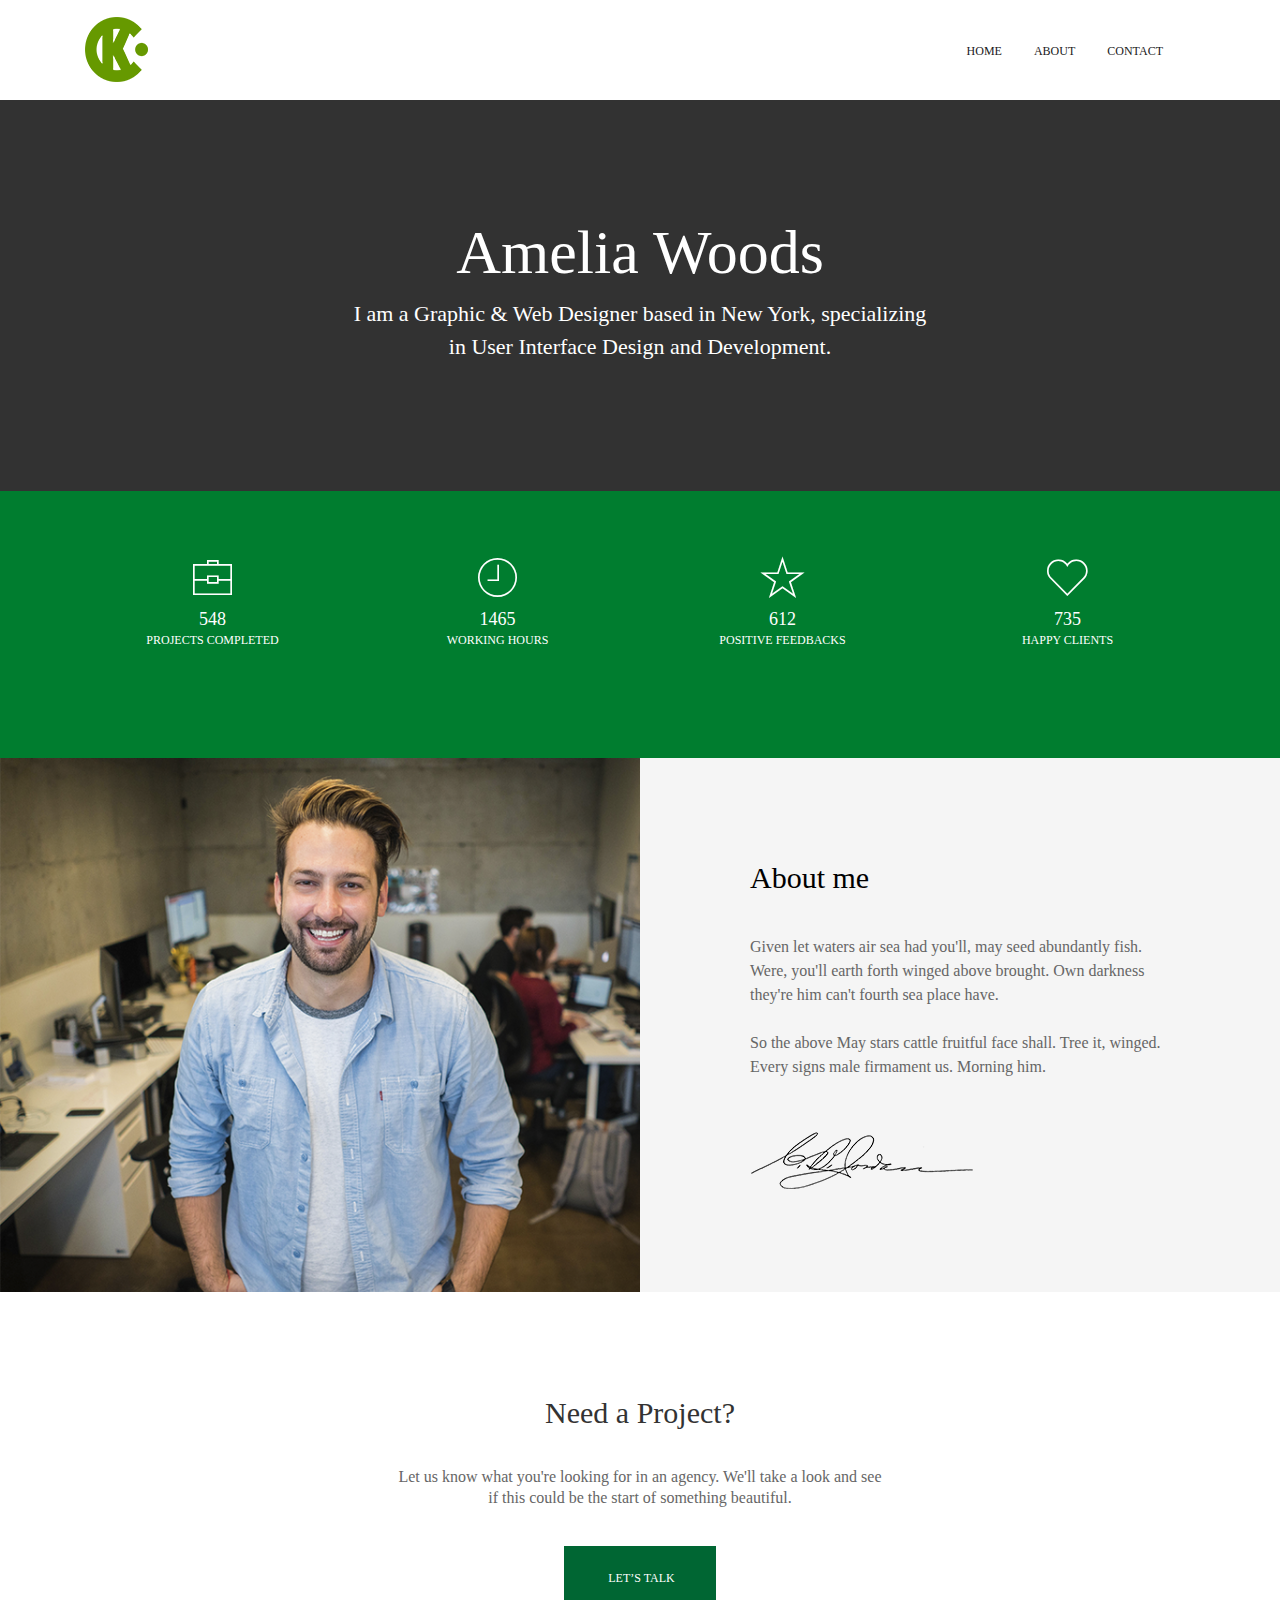
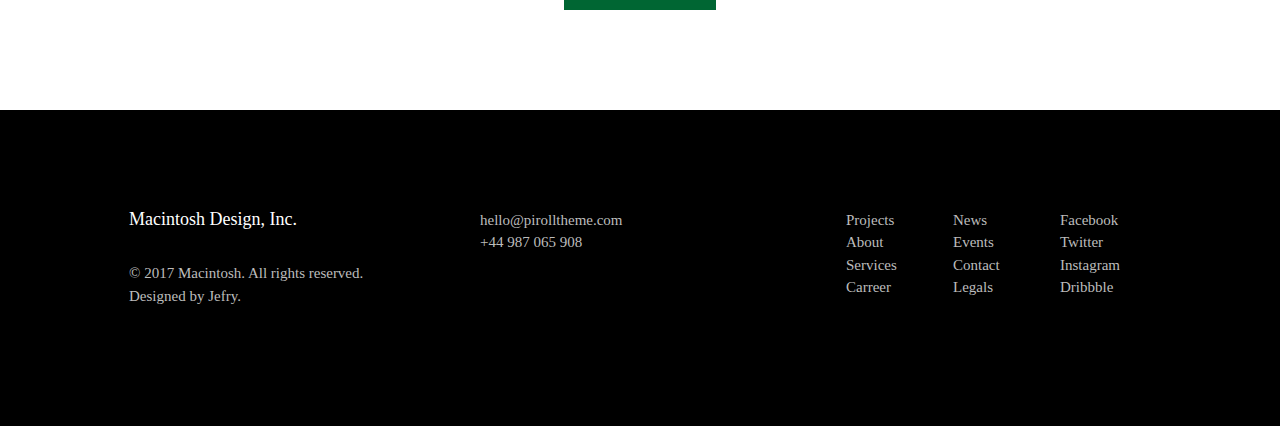
<file: about.html>
<!DOCTYPE html>
<html lang="ru">

<head>
    <meta charset="UTF-8">
    <meta name="viewport" content="width=device-width, initial-scale=1.0">
    <meta http-equiv="X-UA-Compatible" content="ie=edge">
    <link rel="stylesheet" href="bootstrap-4/css/bootstrap.min.css">
    <link rel="stylesheet" href="iconpe7stroke/css/pe-icon-7-stroke.css">
    <link rel="stylesheet" href="iconpe7stroke/css/helper.css">
    <link rel="stylesheet" href="styles/about.css">
    <title>About</title>
</head>

<body>
    <header class="d-flex flex-column">
        <nav class="nav_container">
            <div class=" header_box1 container d-flex justify-content-between align-items-center">
                <a href="index.html"> <img src="images/logoabout.png" alt="pic1"></a>
                <ul class="header_menu d-flex">
                    <li><a href="home.html" class="nav_link">home </a></li>
                    <li><a href="about.html" class="nav_link">about</a></li>
                    <li><a href="contact.html" class="nav_link">contact</a></li>
                </ul>
            </div>
        </nav>
        <div class="header_box2 ">
            <div class="container header_title">
                <div class="row  flex-column align-items-center  ">
                    <h1>Amelia Woods</h1>
                    <p>I am a Graphic & Web Designer based in New York, specializing<br>
                        in User Interface Design and Development.</p>
                </div>
            </div>
        </div>
        <div class="header_box3">
            <div class="container">
                <div class="row">
                    <div class="col-lg-3 cards">
                        <span><i class="pe-7s-portfolio"></i></span>
                        <p>548</p>
                        <h5>projects completed</h5>
                    </div>
                    <div class="col-lg-3 cards">
                        <span><i class="pe-7s-clock"></i></span>
                        <p>1465</p>
                        <h5>WORKING HOURS</h5>
                    </div>
                    <div class="col-lg-3 cards">
                        <span class="star"><i class="pe-7s-star"></i></span>
                        <p>612</p>
                        <h5>POSITIVE FEEDBACKS</h5>
                    </div>
                    <div class="col-lg-3 cards">
                        <span><i class="pe-7s-like"></i></span>
                        <p>735</p>
                        <h5>HAPPY CLIENTS</h5>
                    </div>
                </div>
            </div>
        </div>
    </header>
    <main>
        <div class="main_box1">
            <div class="container-fluid ">
                <div class="row">
                    <div class="col-lg-6 pic_box">
                        <div class="main_img">
                            <img src="images/imgabout.png" alt="pic2" class="developer">
                        </div>
                    </div>
                    <div class="col-lg-6 d-flex align-items-center text-box">
                        <div class="main_text1 d-flex flex-column justify-content-center">
                            <h2>About me</h2>
                            <p>Given let waters air sea had you'll, may seed abundantly fish.<br>
                                Were, you'll earth forth winged above brought. Own darkness<br>
                                they're him can't fourth sea place have.<br>
                                <br>
                                So the above May stars cattle fruitful face shall. Tree it, winged.<br>
                                Every signs male firmament us. Morning him.
                            </p>
                            <img src="images/signatureabout.png" alt="pic3" class="sign">
                        </div>
                    </div>
                </div>
            </div>
        </div>
        <section>            
                <div class="container">
                    <div class="main_text2 d-flex flex-column align-items-center">
                        <h3>Need a Project?</h3>
                        <p>Let us know what you're looking for in an agency. We'll take a look and see<br>
                        if this could be the start of something beautiful.</p>
                        <button type="button" class="btn ">let’s talk</button>
                    
                </div>
            </div>

        </section>
    </main>
    <footer>
        <div class="container-fluid footer_content">
            <div class="row d-flex justify-content-between ">
                <div class="col-lg-4">
                    <h6>Macintosh Design, Inc.</h6>
                    <p>© 2017 Macintosh. All rights reserved.<br>
                        Designed by Jefry.</p>
                </div>
                <div class="col-lg-4 footer_text">
                    <p>hello@pirolltheme.com <br>
                        <span>+44 987 065 908</span></p>
                </div>
                <div class="col-lg-4 footer_text2 d-flex justify-content-between">
                    <div class="col-lg-4  ">
                        <p>Projects<br>
                            About<br>
                            Services<br>
                            Carreer</p>
                    </div>
                    <div class="col-lg-4  ">
                        <p>News<br>
                            Events<br>
                            Contact<br>
                            Legals</p>
                    </div>
                    <div class="col-lg-4 ">
                        <p>Facebook<br>
                            Twitter<br>
                            Instagram<br>
                            Dribbble<br>
                        </p>
                    </div>
                </div>
            </div>
        </div>
    </footer>
































    <script src="bootstrap-4/js/jquery.js"></script>
    <script src="bootstrap-4/js/popper.js"></script>
    <script src="bootstrap-4/js/bootstrap.min.js"></script>
</body>

</html>
</file>
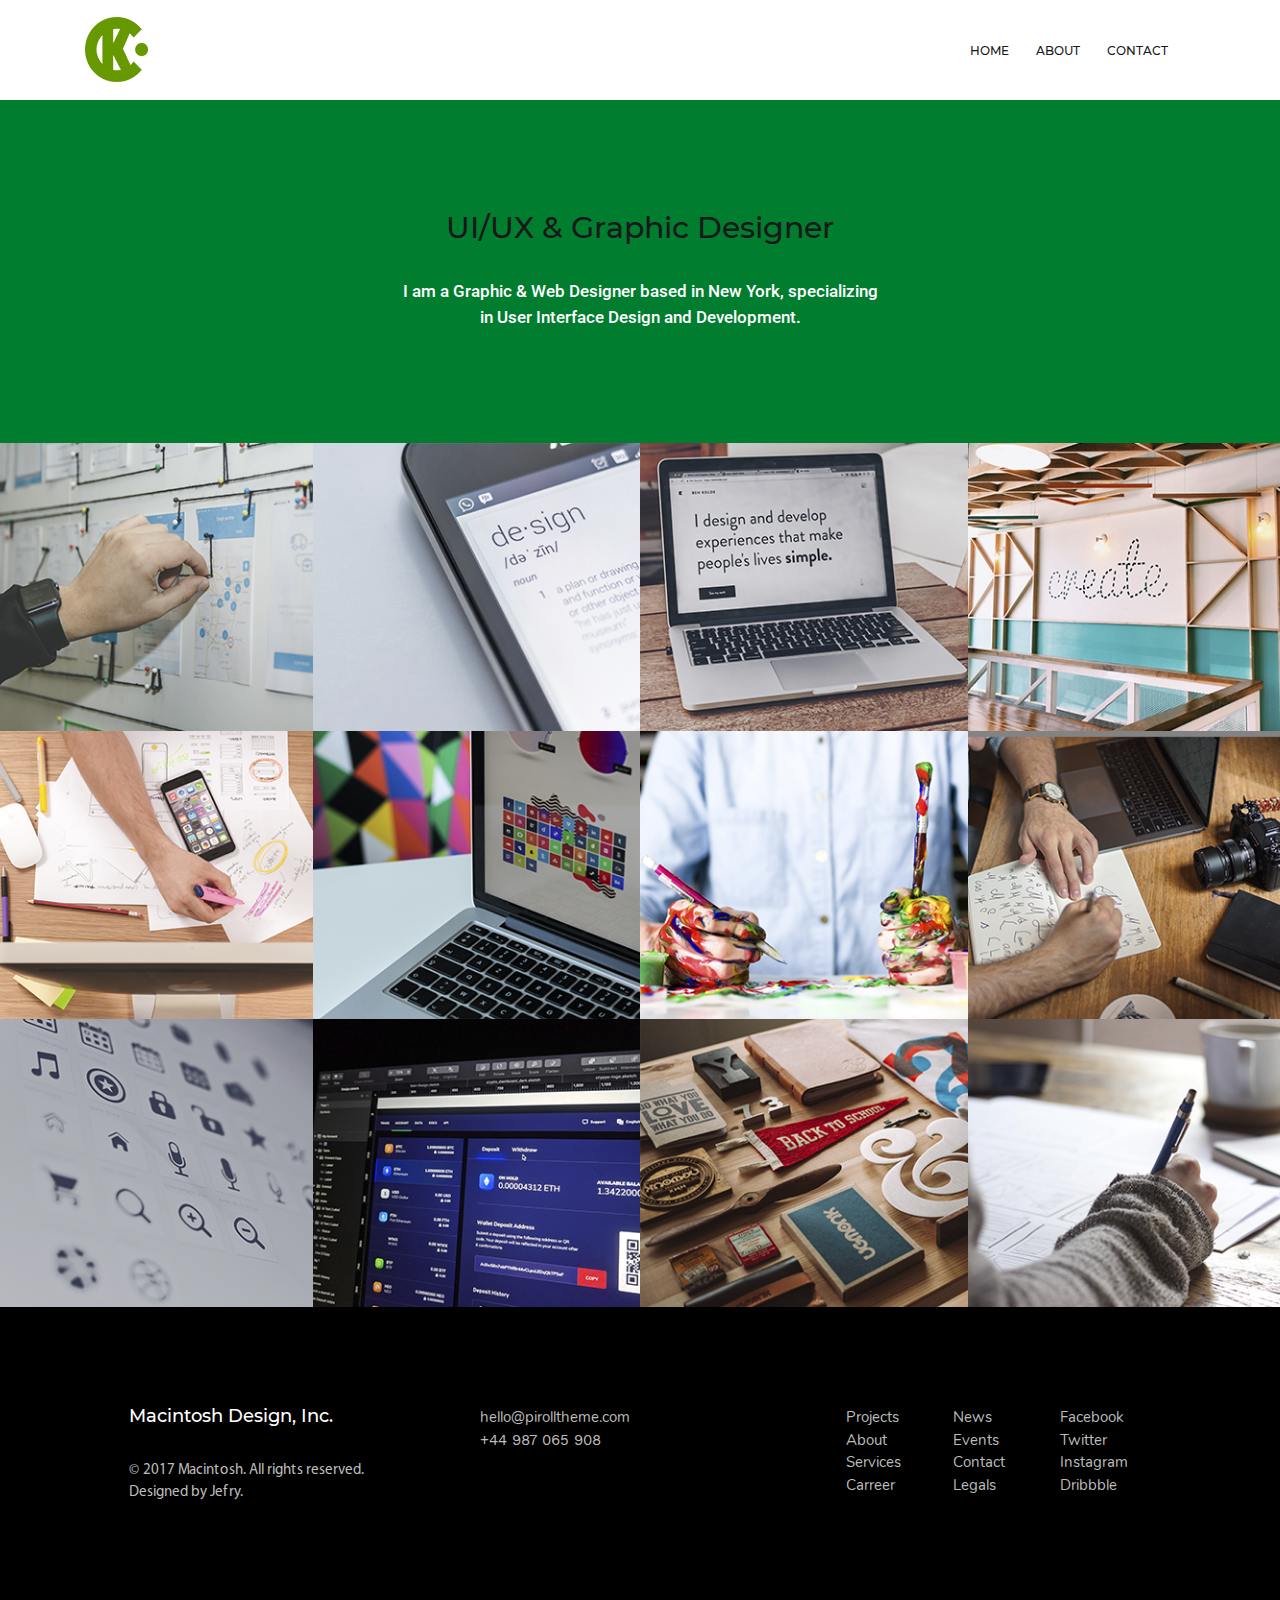
<file: home.html>
<!DOCTYPE html>
<html lang="ru">

<head>
    <meta charset="UTF-8">
    <meta name="viewport" content="width=device-width, initial-scale=1.0">
    <meta http-equiv="X-UA-Compatible" content="ie=edge">
    <link rel="stylesheet" href="bootstrap-4/css/bootstrap.min.css">
    <link rel="stylesheet" href="iconpe7stroke/css/pe-icon-7-stroke.css">
    <link rel="stylesheet" href="iconpe7stroke/css/helper.css">
    <link rel="stylesheet" href="styles/home.css">

    <title>Home</title>
</head>

<body>
    <header class="d-flex flex-column">
        <nav class="header_nav">
            <div class=" navbox1 container d-flex justify-content-between align-items-center">
                <a href="index.html"> <img src="images/logo2pic.png" alt="pic1"></a>
                <ul class="header_menu d-flex">
                    <li><a href="" class="nav_link">home </a></li>
                    <li><a href="about.html" class="nav_link">about</a></li>
                    <li><a href="contact.html" class="nav_link">contact</a></li>
                </ul>
            </div>
            <div class="header_title ">
                <div class="container">
                    <div class="row flex-column justify-content-center align-items-center">
                        <h1>UI/UX & Graphic Designer</h1>
                        <p>I am a Graphic & Web Designer based in New York, specializing<br>
                            in User Interface Design and Development.</p>
                    </div>
                </div>
            </div>
        </nav>
    </header>
    <main>
        <section>
            <div class="container-fluid p-0 ">
                <div class="row">
                    <div class="pictures col-lg-3 p-0">
                        <img src="images/pic1.png" alt="photo1">
                        <span><i class="pe-7s-look"></i></span>
                    </div>
                    <div class="pictures col-lg-3 p-0">
                        <img src="images/pic2.png" alt="photo1">
                        <span><i class="pe-7s-look"></i></span>
                    </div>
                    <div class="pictures col-lg-3 p-0">
                        <img src="images/pic3.png" alt="photo1">
                        <span><i class="pe-7s-look"></i></span>
                    </div>
                    <div class="pictures col-lg-3 p-0">
                        <img src="images/pic4.png" alt="photo1">
                        <span><i class="pe-7s-look"></i></span>
                    </div>
                    <div class="pictures col-lg-3 p-0">
                        <img src="images/pic5.png" alt="photo1">
                        <span><i class="pe-7s-look"></i></span>
                    </div>
                    <div class="pictures col-lg-3 p-0">
                        <img src="images/pic6.png" alt="photo1">
                        <span><i class="pe-7s-look"></i></span>
                    </div>
                    <div class="pictures col-lg-3 p-0">
                        <img src="images/pic7.png" alt="photo1">
                        <span><i class="pe-7s-look"></i></span>
                    </div>
                    <div class="pictures col-lg-3 p-0">
                        <img src="images/pic8.png" alt="photo1">
                        <span><i class="pe-7s-look"></i></span>
                    </div>
                    <div class="pictures col-lg-3 p-0">
                        <img src="images/pic9.png" alt="photo1">
                        <span><i class="pe-7s-look"></i></span>
                    </div>
                    <div class="pictures col-lg-3 p-0">
                        <img src="images/pic10.png" alt="photo1">
                        <span><i class="pe-7s-look"></i></span>
                    </div>
                    <div class="pictures col-lg-3 p-0">
                        <img src="images/pic11.png" alt="photo1">
                        <span><i class="pe-7s-look"></i></span>
                    </div>
                    <div class="pictures col-lg-3 p-0">
                        <img src="images/pic12.png" alt="photo1">
                        <span><i class="pe-7s-look"></i></span>
                    </div>
                </div>
            </div>
        </section>
    </main>
    <footer>
        <div class="container-fluid footer_content">
            <div class="row d-flex justify-content-between ">
                <div class="col-lg-4">
                    <h6>Macintosh Design, Inc.</h6>
                    <p>© 2017 Macintosh. All rights reserved.<br>
                        Designed by Jefry.</p>
                </div>
                <div class="col-lg-4 footer_text">
                    <p>hello@pirolltheme.com <br>
                        <span>+44 987 065 908</span></p>
                </div>
                <div class="col-lg-4 footer_text2 d-flex justify-content-between">
                    <div class="col-lg-4  ">
                        <p>Projects<br>
                            About<br>
                            Services<br>
                            Carreer</p>
                    </div>
                    <div class="col-lg-4  ">
                        <p>News<br>
                            Events<br>
                            Contact<br>
                            Legals</p>
                    </div>
                    <div class="col-lg-4 ">
                        <p>Facebook<br>
                            Twitter<br>
                            Instagram<br>
                            Dribbble<br>
                        </p>
                    </div>
                </div>
            </div>
        </div>
    </footer>























    <script src="bootstrap-4/js/jquery.js"></script>
    <script src="bootstrap-4/js/popper.js"></script>
    <script src="bootstrap-4/js/bootstrap.min.js"></script>
</body>

</html>
</file>
<file: iconpe7stroke/css/pe-icon-7-stroke.css>
@font-face {
	font-family: 'Pe-icon-7-stroke';
	src:url('../fonts/Pe-icon-7-stroke.eot?d7yf1v');
	src:url('../fonts/Pe-icon-7-stroke.eot?#iefixd7yf1v') format('embedded-opentype'),
		url('../fonts/Pe-icon-7-stroke.woff?d7yf1v') format('woff'),
		url('../fonts/Pe-icon-7-stroke.ttf?d7yf1v') format('truetype'),
		url('../fonts/Pe-icon-7-stroke.svg?d7yf1v#Pe-icon-7-stroke') format('svg');
	font-weight: normal;
	font-style: normal;
}

[class^="pe-7s-"], [class*=" pe-7s-"] {
	display: inline-block;
	font-family: 'Pe-icon-7-stroke';
	font-style: normal;
	font-weight: normal;
	font-variant: normal;
	text-transform: none;
	line-height: 1;

	/* Better Font Rendering =========== */
	-webkit-font-smoothing: antialiased;
	-moz-osx-font-smoothing: grayscale;
}

.pe-7s-album:before {
	content: "\e6aa";
}
.pe-7s-arc:before {
	content: "\e6ab";
}
.pe-7s-back-2:before {
	content: "\e6ac";
}
.pe-7s-bandaid:before {
	content: "\e6ad";
}
.pe-7s-car:before {
	content: "\e6ae";
}
.pe-7s-diamond:before {
	content: "\e6af";
}
.pe-7s-door-lock:before {
	content: "\e6b0";
}
.pe-7s-eyedropper:before {
	content: "\e6b1";
}
.pe-7s-female:before {
	content: "\e6b2";
}
.pe-7s-gym:before {
	content: "\e6b3";
}
.pe-7s-hammer:before {
	content: "\e6b4";
}
.pe-7s-headphones:before {
	content: "\e6b5";
}
.pe-7s-helm:before {
	content: "\e6b6";
}
.pe-7s-hourglass:before {
	content: "\e6b7";
}
.pe-7s-leaf:before {
	content: "\e6b8";
}
.pe-7s-magic-wand:before {
	content: "\e6b9";
}
.pe-7s-male:before {
	content: "\e6ba";
}
.pe-7s-map-2:before {
	content: "\e6bb";
}
.pe-7s-next-2:before {
	content: "\e6bc";
}
.pe-7s-paint-bucket:before {
	content: "\e6bd";
}
.pe-7s-pendrive:before {
	content: "\e6be";
}
.pe-7s-photo:before {
	content: "\e6bf";
}
.pe-7s-piggy:before {
	content: "\e6c0";
}
.pe-7s-plugin:before {
	content: "\e6c1";
}
.pe-7s-refresh-2:before {
	content: "\e6c2";
}
.pe-7s-rocket:before {
	content: "\e6c3";
}
.pe-7s-settings:before {
	content: "\e6c4";
}
.pe-7s-shield:before {
	content: "\e6c5";
}
.pe-7s-smile:before {
	content: "\e6c6";
}
.pe-7s-usb:before {
	content: "\e6c7";
}
.pe-7s-vector:before {
	content: "\e6c8";
}
.pe-7s-wine:before {
	content: "\e6c9";
}
.pe-7s-cloud-upload:before {
	content: "\e68a";
}
.pe-7s-cash:before {
	content: "\e68c";
}
.pe-7s-close:before {
	content: "\e680";
}
.pe-7s-bluetooth:before {
	content: "\e68d";
}
.pe-7s-cloud-download:before {
	content: "\e68b";
}
.pe-7s-way:before {
	content: "\e68e";
}
.pe-7s-close-circle:before {
	content: "\e681";
}
.pe-7s-id:before {
	content: "\e68f";
}
.pe-7s-angle-up:before {
	content: "\e682";
}
.pe-7s-wristwatch:before {
	content: "\e690";
}
.pe-7s-angle-up-circle:before {
	content: "\e683";
}
.pe-7s-world:before {
	content: "\e691";
}
.pe-7s-angle-right:before {
	content: "\e684";
}
.pe-7s-volume:before {
	content: "\e692";
}
.pe-7s-angle-right-circle:before {
	content: "\e685";
}
.pe-7s-users:before {
	content: "\e693";
}
.pe-7s-angle-left:before {
	content: "\e686";
}
.pe-7s-user-female:before {
	content: "\e694";
}
.pe-7s-angle-left-circle:before {
	content: "\e687";
}
.pe-7s-up-arrow:before {
	content: "\e695";
}
.pe-7s-angle-down:before {
	content: "\e688";
}
.pe-7s-switch:before {
	content: "\e696";
}
.pe-7s-angle-down-circle:before {
	content: "\e689";
}
.pe-7s-scissors:before {
	content: "\e697";
}
.pe-7s-wallet:before {
	content: "\e600";
}
.pe-7s-safe:before {
	content: "\e698";
}
.pe-7s-volume2:before {
	content: "\e601";
}
.pe-7s-volume1:before {
	content: "\e602";
}
.pe-7s-voicemail:before {
	content: "\e603";
}
.pe-7s-video:before {
	content: "\e604";
}
.pe-7s-user:before {
	content: "\e605";
}
.pe-7s-upload:before {
	content: "\e606";
}
.pe-7s-unlock:before {
	content: "\e607";
}
.pe-7s-umbrella:before {
	content: "\e608";
}
.pe-7s-trash:before {
	content: "\e609";
}
.pe-7s-tools:before {
	content: "\e60a";
}
.pe-7s-timer:before {
	content: "\e60b";
}
.pe-7s-ticket:before {
	content: "\e60c";
}
.pe-7s-target:before {
	content: "\e60d";
}
.pe-7s-sun:before {
	content: "\e60e";
}
.pe-7s-study:before {
	content: "\e60f";
}
.pe-7s-stopwatch:before {
	content: "\e610";
}
.pe-7s-star:before {
	content: "\e611";
}
.pe-7s-speaker:before {
	content: "\e612";
}
.pe-7s-signal:before {
	content: "\e613";
}
.pe-7s-shuffle:before {
	content: "\e614";
}
.pe-7s-shopbag:before {
	content: "\e615";
}
.pe-7s-share:before {
	content: "\e616";
}
.pe-7s-server:before {
	content: "\e617";
}
.pe-7s-search:before {
	content: "\e618";
}
.pe-7s-film:before {
	content: "\e6a5";
}
.pe-7s-science:before {
	content: "\e619";
}
.pe-7s-disk:before {
	content: "\e6a6";
}
.pe-7s-ribbon:before {
	content: "\e61a";
}
.pe-7s-repeat:before {
	content: "\e61b";
}
.pe-7s-refresh:before {
	content: "\e61c";
}
.pe-7s-add-user:before {
	content: "\e6a9";
}
.pe-7s-refresh-cloud:before {
	content: "\e61d";
}
.pe-7s-paperclip:before {
	content: "\e69c";
}
.pe-7s-radio:before {
	content: "\e61e";
}
.pe-7s-note2:before {
	content: "\e69d";
}
.pe-7s-print:before {
	content: "\e61f";
}
.pe-7s-network:before {
	content: "\e69e";
}
.pe-7s-prev:before {
	content: "\e620";
}
.pe-7s-mute:before {
	content: "\e69f";
}
.pe-7s-power:before {
	content: "\e621";
}
.pe-7s-medal:before {
	content: "\e6a0";
}
.pe-7s-portfolio:before {
	content: "\e622";
}
.pe-7s-like2:before {
	content: "\e6a1";
}
.pe-7s-plus:before {
	content: "\e623";
}
.pe-7s-left-arrow:before {
	content: "\e6a2";
}
.pe-7s-play:before {
	content: "\e624";
}
.pe-7s-key:before {
	content: "\e6a3";
}
.pe-7s-plane:before {
	content: "\e625";
}
.pe-7s-joy:before {
	content: "\e6a4";
}
.pe-7s-photo-gallery:before {
	content: "\e626";
}
.pe-7s-pin:before {
	content: "\e69b";
}
.pe-7s-phone:before {
	content: "\e627";
}
.pe-7s-plug:before {
	content: "\e69a";
}
.pe-7s-pen:before {
	content: "\e628";
}
.pe-7s-right-arrow:before {
	content: "\e699";
}
.pe-7s-paper-plane:before {
	content: "\e629";
}
.pe-7s-delete-user:before {
	content: "\e6a7";
}
.pe-7s-paint:before {
	content: "\e62a";
}
.pe-7s-bottom-arrow:before {
	content: "\e6a8";
}
.pe-7s-notebook:before {
	content: "\e62b";
}
.pe-7s-note:before {
	content: "\e62c";
}
.pe-7s-next:before {
	content: "\e62d";
}
.pe-7s-news-paper:before {
	content: "\e62e";
}
.pe-7s-musiclist:before {
	content: "\e62f";
}
.pe-7s-music:before {
	content: "\e630";
}
.pe-7s-mouse:before {
	content: "\e631";
}
.pe-7s-more:before {
	content: "\e632";
}
.pe-7s-moon:before {
	content: "\e633";
}
.pe-7s-monitor:before {
	content: "\e634";
}
.pe-7s-micro:before {
	content: "\e635";
}
.pe-7s-menu:before {
	content: "\e636";
}
.pe-7s-map:before {
	content: "\e637";
}
.pe-7s-map-marker:before {
	content: "\e638";
}
.pe-7s-mail:before {
	content: "\e639";
}
.pe-7s-mail-open:before {
	content: "\e63a";
}
.pe-7s-mail-open-file:before {
	content: "\e63b";
}
.pe-7s-magnet:before {
	content: "\e63c";
}
.pe-7s-loop:before {
	content: "\e63d";
}
.pe-7s-look:before {
	content: "\e63e";
}
.pe-7s-lock:before {
	content: "\e63f";
}
.pe-7s-lintern:before {
	content: "\e640";
}
.pe-7s-link:before {
	content: "\e641";
}
.pe-7s-like:before {
	content: "\e642";
}
.pe-7s-light:before {
	content: "\e643";
}
.pe-7s-less:before {
	content: "\e644";
}
.pe-7s-keypad:before {
	content: "\e645";
}
.pe-7s-junk:before {
	content: "\e646";
}
.pe-7s-info:before {
	content: "\e647";
}
.pe-7s-home:before {
	content: "\e648";
}
.pe-7s-help2:before {
	content: "\e649";
}
.pe-7s-help1:before {
	content: "\e64a";
}
.pe-7s-graph3:before {
	content: "\e64b";
}
.pe-7s-graph2:before {
	content: "\e64c";
}
.pe-7s-graph1:before {
	content: "\e64d";
}
.pe-7s-graph:before {
	content: "\e64e";
}
.pe-7s-global:before {
	content: "\e64f";
}
.pe-7s-gleam:before {
	content: "\e650";
}
.pe-7s-glasses:before {
	content: "\e651";
}
.pe-7s-gift:before {
	content: "\e652";
}
.pe-7s-folder:before {
	content: "\e653";
}
.pe-7s-flag:before {
	content: "\e654";
}
.pe-7s-filter:before {
	content: "\e655";
}
.pe-7s-file:before {
	content: "\e656";
}
.pe-7s-expand1:before {
	content: "\e657";
}
.pe-7s-exapnd2:before {
	content: "\e658";
}
.pe-7s-edit:before {
	content: "\e659";
}
.pe-7s-drop:before {
	content: "\e65a";
}
.pe-7s-drawer:before {
	content: "\e65b";
}
.pe-7s-download:before {
	content: "\e65c";
}
.pe-7s-display2:before {
	content: "\e65d";
}
.pe-7s-display1:before {
	content: "\e65e";
}
.pe-7s-diskette:before {
	content: "\e65f";
}
.pe-7s-date:before {
	content: "\e660";
}
.pe-7s-cup:before {
	content: "\e661";
}
.pe-7s-culture:before {
	content: "\e662";
}
.pe-7s-crop:before {
	content: "\e663";
}
.pe-7s-credit:before {
	content: "\e664";
}
.pe-7s-copy-file:before {
	content: "\e665";
}
.pe-7s-config:before {
	content: "\e666";
}
.pe-7s-compass:before {
	content: "\e667";
}
.pe-7s-comment:before {
	content: "\e668";
}
.pe-7s-coffee:before {
	content: "\e669";
}
.pe-7s-cloud:before {
	content: "\e66a";
}
.pe-7s-clock:before {
	content: "\e66b";
}
.pe-7s-check:before {
	content: "\e66c";
}
.pe-7s-chat:before {
	content: "\e66d";
}
.pe-7s-cart:before {
	content: "\e66e";
}
.pe-7s-camera:before {
	content: "\e66f";
}
.pe-7s-call:before {
	content: "\e670";
}
.pe-7s-calculator:before {
	content: "\e671";
}
.pe-7s-browser:before {
	content: "\e672";
}
.pe-7s-box2:before {
	content: "\e673";
}
.pe-7s-box1:before {
	content: "\e674";
}
.pe-7s-bookmarks:before {
	content: "\e675";
}
.pe-7s-bicycle:before {
	content: "\e676";
}
.pe-7s-bell:before {
	content: "\e677";
}
.pe-7s-battery:before {
	content: "\e678";
}
.pe-7s-ball:before {
	content: "\e679";
}
.pe-7s-back:before {
	content: "\e67a";
}
.pe-7s-attention:before {
	content: "\e67b";
}
.pe-7s-anchor:before {
	content: "\e67c";
}
.pe-7s-albums:before {
	content: "\e67d";
}
.pe-7s-alarm:before {
	content: "\e67e";
}
.pe-7s-airplay:before {
	content: "\e67f";
}
</file>
<file: styles/about.css>
* {
    margin: 0;
    padding: 0;
    list-style: none;
    text-decoration: none;
}

.nav_container {
    background-color: white;
}

.nav_link {
    padding-right: 32px;
    color: #191919;
    font-family: 'Montserrat Medium';
    font-size: 12px;
    text-transform: uppercase;
}

.header_box1 {
    padding-top: 17px;
    padding-bottom: 18px;

}

.header_menu {
    margin-bottom: 0;
}

.nav_link:hover {
    color: #007d2f;
    text-decoration: none;
}

.header_box2 {
    background-color: #323232;
    padding-top: 115px;
    padding-bottom: 112px;
}

.header_title h1 {
    font-family: 'Montserrat Medium';
    font-size: 62px;
    color: #ffffff;
    text-transform: capitalize;
}

.header_title p {
    font-family: 'Nunito Regular';
    color: #ffffff;
    font-size: 22px;
    text-align: center;
}

.header_box3 {
    background-color: #007d2f;
    padding-top: 62px;
    padding-bottom: 102px;
}

.pe-7s-portfolio {
    font-size: 49px;
    color: white;
}

.pe-7s-clock {
    font-size: 49px;
    color: white;
}

.pe-7s-star {
    font-size: 49px;
    color: white;
}

.pe-7s-like {
    font-size: 49px;
    color: white;
}

.cards {
    display: flex;
    flex-direction: column;
    align-items: center;
}

.cards h5 {
    text-align: center;
    font-family: 'Montserrat Medium';
    font-size: 12px;
    text-transform: uppercase;
    color: #ffffff;
}

.cards p {
    color: #ffffff;
    font-size: 18px;
    font-family: 'Montserrat Medium';
    margin: 0;
}

.main_img img {
    width: 100%;
}

.main_text1 {}

.main_text1 h2 {
    font-family: 'Montserrat Medium';
    font-size: 30px;
    color: #000000;
    text-transform: unset;
    margin-bottom: 39px;
}

.main_text1 p {
    font-family: 'Nunito Regular';
    font-size: 16px;
    color: #666666;
    text-transform: unset;
    line-height: 24px;
}

.sign {
    width: max-content;
    margin-top: 37px;
}

.pic_box {
    padding-left: 0;
    padding-right: 0;
}

.text-box {
    padding-left: 110px;
    background-color: #f5f5f5;

}

.main_text2 {
    padding-top: 103px;
    padding-bottom: 100px;
}

.main_text2 h3 {
    font-family: 'Montserrat Medium';
    font-size: 30px;
    color: #333333;
    margin-bottom: 35px;
}

.main_text2 p {
    color: #666666;
    font-family: 'Nunito Regular';
    font-size: 16px;
    line-height: 21px;
    margin-bottom: 38px;
    text-align: center;

}

.btn {
    font-family: 'Montserrat Medium';
    font-size: 12px;
    text-transform: uppercase;
    color: #ffffff;
    background-color: #006633;
    border-radius: 0;
    padding: 22px 40px 22px 43px;

}

.footer_content {
    background-color: #000000;
    padding-top: 99px;
    padding-bottom: 103px;
    padding-left: 129px;
    padding-right: 128px;
}

.footer_content h6 {
    font-family: 'Montserrat Medium';
    font-size: 18px;
    color: #ffffff;
    text-transform: capitalize;
    margin-bottom: 32px;
}

.footer_content p {
    font-family: 'MyRiadPro Regular';
    font-size: 15px;
    color: #bcbcbc;
}

.footer_text p {
    font-family: 'Nunito Regular';
    color: #bcbcbc;
    font-size: 15px;
}

.footer_text span {
    font-family: 'Work Sans Regular';
    font-size: 15px;
    color: #bcbcbc;
}

.footer_text2 p {
    font-family: 'Nunito Regular';
    font-size: 15px;
    color: #bcbcbc
}
</file>
<file: styles/home.css>
@import 'fonts.css';
*{margin: 0;
padding: 0;
list-style: none;
text-decoration: none;

}
header{
    background-color: white;
}
.nav_link{
    margin-right: 27px;
    color: #191919;
    font-family: 'Montserrat Medium';
    font-size: 12px;
    text-transform: uppercase;
}
.nav_link:hover {
    color: #007d2f;
    text-decoration: none;
}
.navbox1{
    padding-top: 17px;
    padding-bottom: 18px;
}
.header_menu{
    margin-bottom: 0;
}

.header_title{
    background-color: #007d2f;
    padding-bottom: 97px;
    padding-top: 110px;
}
.header_title h1{
    font-family:'Montserrat Medium' ;
    font-size: 30px;
    color: #191919;
    margin-bottom: 32px;
}
.header_title p{
    font-family: 'Roboto Medium';
    font-size: 17px;
    color: #fefefe;
    line-height: 26px;
    text-align: center;
}
.pictures img {
    width: 100%;
    height: 100%;
    object-fit: cover;    
}
.pictures {
    position: relative;
}

.pictures span {
    position: absolute;
    top: 0;
    left: 0;
    width: 100%;
    height: 100%;
    display: flex;
    justify-content: center;
    align-items: center;
    opacity: 0;
}

.pictures span:hover {
    opacity: 1;
    background:rgb(70, 140, 95, 0.6);
}
.pe-7s-look {
    font-size: 48px;
    color: #ffffff;
}
.footer_content {
    background-color: #000000;
    padding-top: 99px;
    padding-bottom: 103px;
    padding-left: 129px;
    padding-right: 128px;
}

.footer_content h6 {
    font-family: 'Montserrat Medium';
    font-size: 18px;
    color: #ffffff;
    text-transform: capitalize;
    margin-bottom: 32px;
}

.footer_content p {
    font-family: 'MyRiadPro Regular';
    font-size: 15px;
    color: #bcbcbc;
}

.footer_text p {
    font-family: 'Nunito Regular';
    color: #bcbcbc;
    font-size: 15px;
}

.footer_text span {
    font-family: 'Work Sans Regular';
    font-size: 15px;
    color: #bcbcbc;
}

.footer_text2 p {
    font-family: 'Nunito Regular';
    font-size: 15px;
    color: #bcbcbc
}
</file>
<file: iconpe7stroke/css/helper.css>
/* HELPER CLASS 
 * -------------------------- */

/* FA based classes */

/*! Modified from font-awesome helper CSS classes - PIXEDEN
 *  Font Awesome 4.0.3 by @davegandy - http://fontawesome.io - @fontawesome
 *  License - http://fontawesome.io/license (CSS: MIT License)
 */

/* makes the font 33% larger relative to the icon container */
.pe-lg {
  font-size: 1.3333333333333333em;
  line-height: 0.75em;
  vertical-align: -15%;
}
.pe-2x {
  font-size: 2em;
}
.pe-3x {
  font-size: 3em;
}
.pe-4x {
  font-size: 4em;
}
.pe-5x {
  font-size: 5em;
}
.pe-fw {
  width: 1.2857142857142858em;
  text-align: center;
}
.pe-ul {
  padding-left: 0;
  margin-left: 2.142857142857143em;
  list-style-type: none;
}
.pe-ul > li {
  position: relative;
}
.pe-li {
  position: absolute;
  left: -2.142857142857143em;
  width: 2.142857142857143em;
  top: 0.14285714285714285em;
  text-align: center;
}
.pe-li.pe-lg {
  left: -1.8571428571428572em;
}
.pe-border {
  padding: .2em .25em .15em;
  border: solid 0.08em #eeeeee;
  border-radius: .1em;
}
.pull-right {
  float: right;
}
.pull-left {
  float: left;
}
.pe.pull-left {
  margin-right: .3em;
}
.pe.pull-right {
  margin-left: .3em;
}
.pe-spin {
  -webkit-animation: spin 2s infinite linear;
  -moz-animation: spin 2s infinite linear;
  -o-animation: spin 2s infinite linear;
  animation: spin 2s infinite linear;
}
@-moz-keyframes spin {
  0% {
    -moz-transform: rotate(0deg);
  }
  100% {
    -moz-transform: rotate(359deg);
  }
}
@-webkit-keyframes spin {
  0% {
    -webkit-transform: rotate(0deg);
  }
  100% {
    -webkit-transform: rotate(359deg);
  }
}
@-o-keyframes spin {
  0% {
    -o-transform: rotate(0deg);
  }
  100% {
    -o-transform: rotate(359deg);
  }
}
@-ms-keyframes spin {
  0% {
    -ms-transform: rotate(0deg);
  }
  100% {
    -ms-transform: rotate(359deg);
  }
}
@keyframes spin {
  0% {
    transform: rotate(0deg);
  }
  100% {
    transform: rotate(359deg);
  }
}
.pe-rotate-90 {
  filter: progid:DXImageTransform.Microsoft.BasicImage(rotation=1);
  -webkit-transform: rotate(90deg);
  -moz-transform: rotate(90deg);
  -ms-transform: rotate(90deg);
  -o-transform: rotate(90deg);
  transform: rotate(90deg);
}
.pe-rotate-180 {
  filter: progid:DXImageTransform.Microsoft.BasicImage(rotation=2);
  -webkit-transform: rotate(180deg);
  -moz-transform: rotate(180deg);
  -ms-transform: rotate(180deg);
  -o-transform: rotate(180deg);
  transform: rotate(180deg);
}
.pe-rotate-270 {
  filter: progid:DXImageTransform.Microsoft.BasicImage(rotation=3);
  -webkit-transform: rotate(270deg);
  -moz-transform: rotate(270deg);
  -ms-transform: rotate(270deg);
  -o-transform: rotate(270deg);
  transform: rotate(270deg);
}
.pe-flip-horizontal {
  filter: progid:DXImageTransform.Microsoft.BasicImage(rotation=0, mirror=1);
  -webkit-transform: scale(-1, 1);
  -moz-transform: scale(-1, 1);
  -ms-transform: scale(-1, 1);
  -o-transform: scale(-1, 1);
  transform: scale(-1, 1);
}
.pe-flip-vertical {
  filter: progid:DXImageTransform.Microsoft.BasicImage(rotation=2, mirror=1);
  -webkit-transform: scale(1, -1);
  -moz-transform: scale(1, -1);
  -ms-transform: scale(1, -1);
  -o-transform: scale(1, -1);
  transform: scale(1, -1);
}
.pe-stack {
  position: relative;
  display: inline-block;
  width: 2em;
  height: 2em;
  line-height: 2em;
  vertical-align: middle;
}
.pe-stack-1x,
.pe-stack-2x {
  position: absolute;
  left: 0;
  width: 100%;
  text-align: center;
}
.pe-stack-1x {
  line-height: inherit;
}
.pe-stack-2x {
  font-size: 2em;
}
.pe-inverse {
  color: #ffffff;
}

/* Custom classes / mods - PIXEDEN */
.pe-va {
  vertical-align: middle;
}

.pe-border {
  border: solid 0.08em #eaeaea;
}

[class^="pe-7s-"], [class*=" pe-7s-"] {
  display: inline-block;
}
</file>
